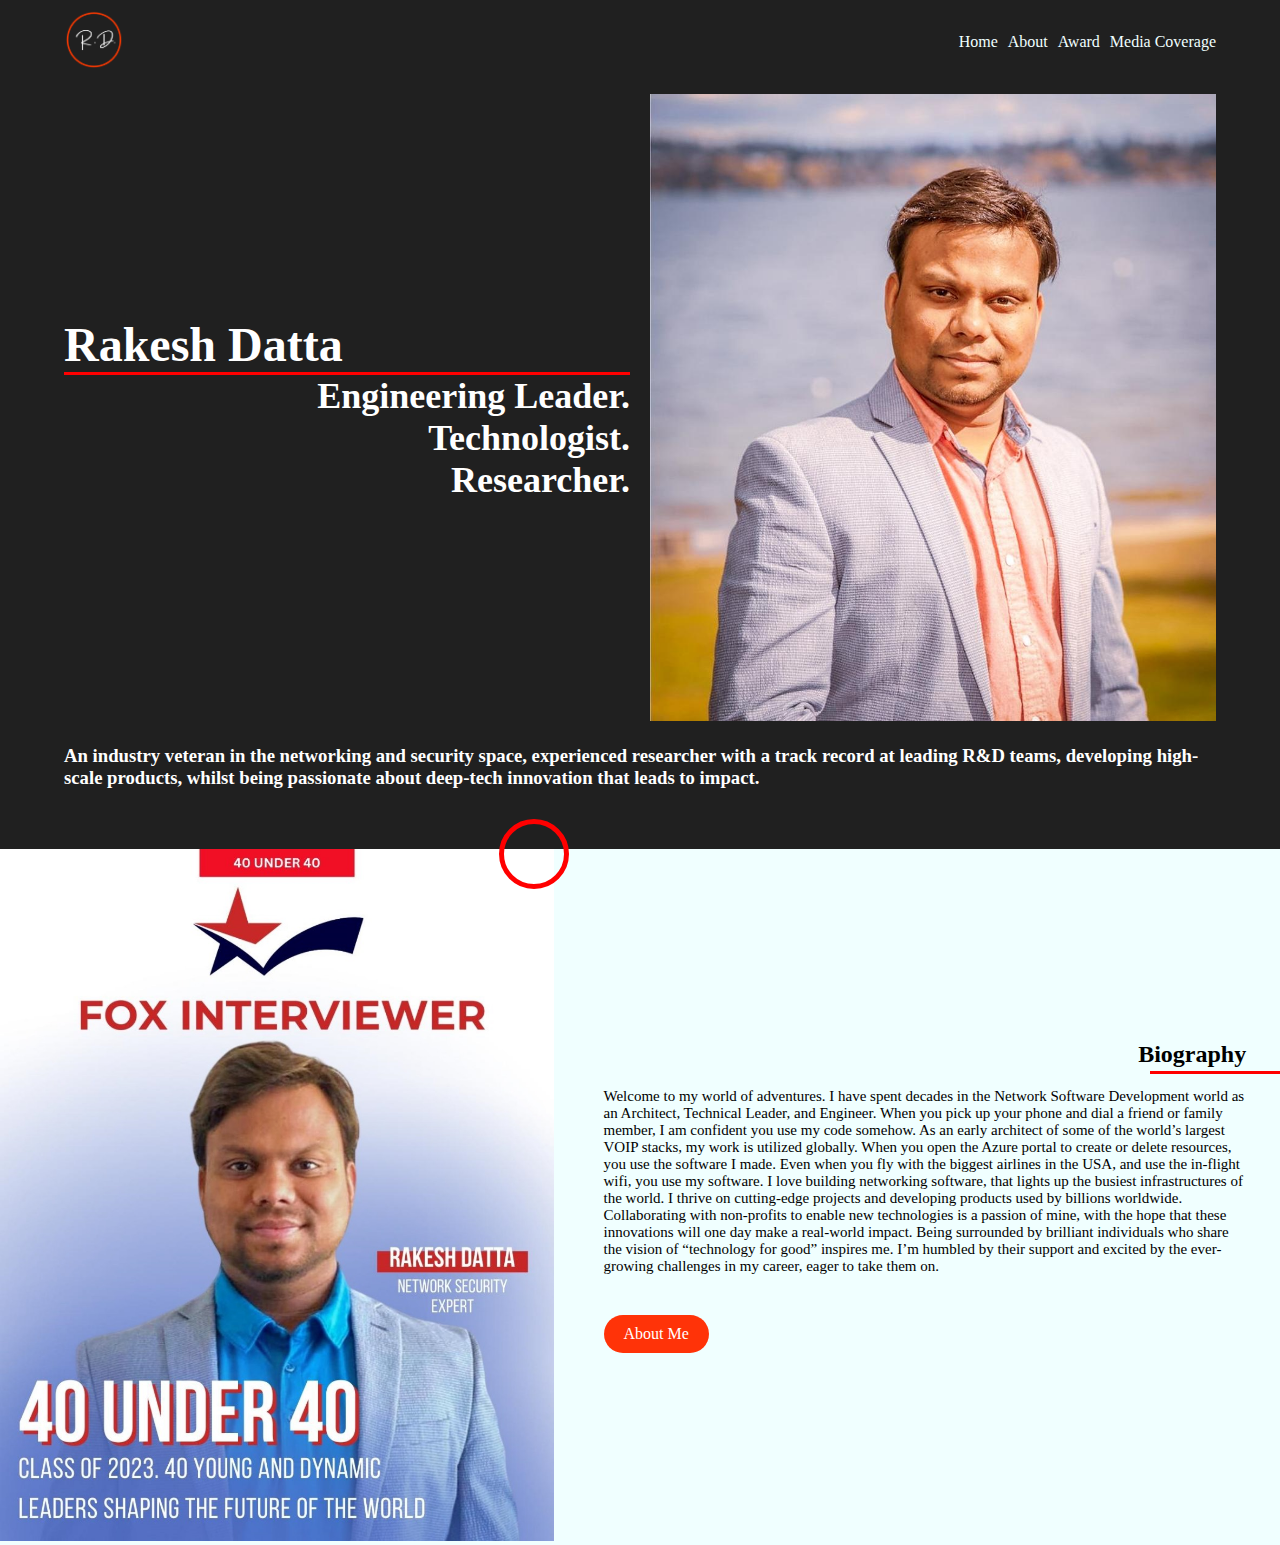
<file: index.html>
<!DOCTYPE html>

<html lang="en">
<head>
    <meta charset="UTF-8">
    <meta name="viewport" content="width=device-width, initial-scale=1.0">
    <title>First Website</title>
    <link rel="shortcut icon" href="favicon.png" type="image/x-icon">
    <link rel="stylesheet" href="style.css">
   
</head>
<body>
   <header class="header-wrapper container-wrapper" id="header">
        <div class="container header">
            <div class="logo">
                <img src="./img/logo.png" alt="">
            </div>
            <div class="nav-container">
                <nav class="nav">
                <ol class="navbar">
                    <li class="nav-item"><a href="http://127.0.0.1:5500/">Home</a></li>
                    <li class="nav-item"><a href="./html/about.html">About</a></li>
                    <li class="nav-item"><a href="./html/awards.html">Award</a></li>
                    <li class="nav-item"><a href="./html/mediacoverage.html">Media Coverage</a></li>
                </ol>
            </nav>
            </div>
        </div>
    </header>

    <section class="container-wrapper hero-wrapper">
        <div class="contianer hero">
            <div class="hero-info">
                <div class="hero-name">
                    <h2>Rakesh Datta</h2>
                </div>
                <div class="hero-details">
                    <h1>Engineering Leader.</h1>
                    <h1>Technologist.</h1>
                    <h1>Researcher.</h1>
                </div>
            </div>
            <div class="hero-image">
                <img src="./img/rkd.jpg" alt="">
            </div>
        </div>
        <div class="hero-quote">
            <h3>
                An industry veteran in the networking and security space, experienced researcher with a track record at leading R&D teams, developing high-scale products, whilst being passionate about deep-tech innovation that leads to impact.
            </h3>
        </div>
    </section>

    <section class="red-border-wrapper">
        <div class="red-border">

        </div>  
    </section>

    <section class="biography-wrapper">
        <div class="biography">
            <div class="bio-image">
                <img src="./img/bio.jpeg" alt="">
            </div>
            <div class="bio-info">
                <h2>Biography</h2>
                <span class="spacer"></span>
                <p>Welcome to my world of adventures. I have spent decades in the Network Software Development world as an Architect, Technical Leader, and Engineer.​ When you pick up your phone and dial a friend or family member, I am confident you use my code somehow. As an early architect of some of the world’s largest VOIP stacks, my work is utilized globally. When you open the Azure portal to create or delete resources, you use the software I made. Even when you fly with the biggest airlines in the USA, and use the in-flight wifi, you use my software. I love building networking software, that lights up the busiest infrastructures of the world. I thrive on cutting-edge projects and developing products used by billions worldwide. Collaborating with non-profits to enable new technologies is a passion of mine, with the hope that these innovations will one day make a real-world impact. Being surrounded by brilliant individuals who share the vision of “technology for good” inspires me. I’m humbled by their support and excited by the ever-growing challenges in my career, eager to take them on.</p>
                <a href="./html/about.html" class="about">About Me</a>
            </div>
        </div>
    </section>

</body>
</html>
</file>
<file: style.css>
*{
    margin: 0;
    padding: 0;
}
img{
    width: 100%;
}
.container-wrapper{
    padding: 10px 5%;
}
#header{
    background-color: #202020;
}
.header{
    display: flex;
    justify-content: space-between;
    align-items: center;
}

.logo img{
    max-width: 60px;
}
.navbar{
    display: flex;
    list-style: none;
    gap: 10px;
}
.nav-item a{
    color: azure ;
    text-decoration: none;
}
.nav-item a:hover{
    color: #FFF;
    text-decoration: underline;
}

.h2{
    color: #FFF;
    text-align: center;
    margin-bottom: 20px;
}

.margin{
    border: 2px solid #FFF;
    display: flex;
    height: 300px;
    padding: 20px;
    gap: 30px;
    align-items: center;
}
.p1, .p3{
    width: 40%;
}
.p2{
    width: 20%;
}

.hero-wrapper{
    background-color: #202020;
    padding-bottom: 60px;
}
.hero{
    display: flex;
    gap: 20px;
    align-items: center;
}
.hero-info{
    width: 50%;
}
.hero-name{
    width: 100%;
    border-bottom: 3px solid red;
}
.hero-name h2{
    font-size: 48px;
    color: #FFF;
}

.hero-details{
    text-align: right;
}
.hero-details h1{
    font-size: 36px;
    color: #FFF;
}
.hero-image {
    width: 50%;
}
.hero-image img{
    max-width: 100%;
}
.hero-quote h3{
    margin-top: 20px;
    color: #FFF;
}
.red-border-wrapper{
    position: relative;
    background-color: transparent;
}
.red-border{
    position: absolute;
    height: 60px;
    width: 60px;
    border: 5px solid red;
    border-radius: 50%;
    left: 39%;
    top: -30px;
    background-color: transparent;
}

.biography{
    display: flex;
    gap: 50px;
    align-items: center;
    background-color: azure !important;
}
.bio-image{
    width: 45%;
}
.bio-info{
    width: 55%;
    background-color: azure !important;
    position: relative;
    display: flex;
    flex-direction: column;
}
.bio-info h2{
    text-align: right;
    margin-right: 5%;
    
}
.bio-info .spacer{
    height: 3px;
    width: 130px;
    background-color: red;
    display: block;
    position: absolute;
    right: 0;
    top: 30px;
}
.bio-info p{
    margin-top: 20px;
    margin-right: 5%;
    font-size: 15px;
}
.bio-info .about{
    text-decoration: none;
    margin-top: 40px;
    color: #FFF;
    background-color: #FF3308;
    padding: 10px 20px;
    border-radius: 20px;
    width: fit-content;
}
</file>
